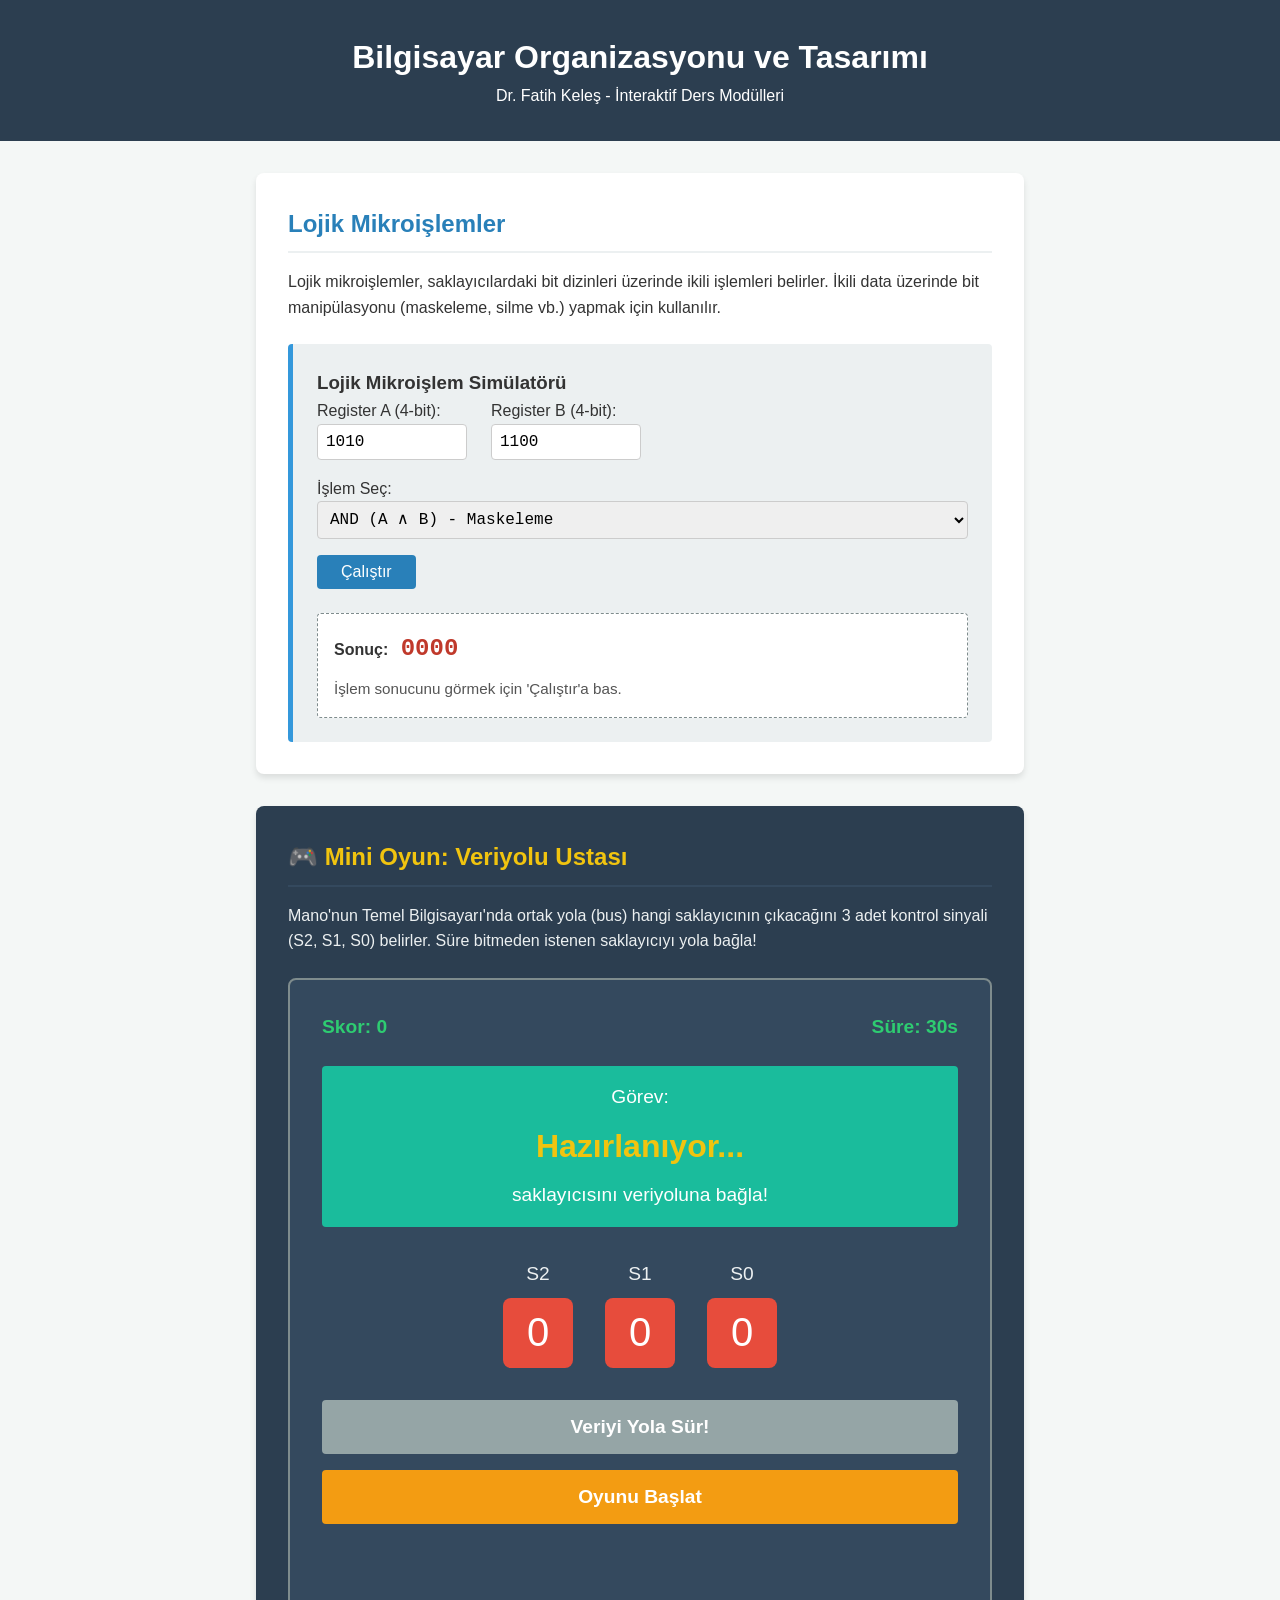
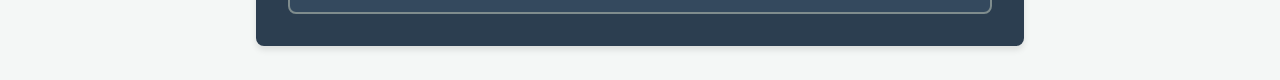
<file: index.html>
<!DOCTYPE html>
<html lang="tr">
<head>
    <meta charset="UTF-8">
    <meta name="viewport" content="width=device-width, initial-scale=1.0">
    <title>BOT - İnteraktif Öğrenme</title>
    <link rel="stylesheet" href="style.css">
</head>
<body>
    <header>
        <h1>Bilgisayar Organizasyonu ve Tasarımı</h1>
        <p>Dr. Fatih Keleş - İnteraktif Ders Modülleri</p>
    </header>

    <main>
        <section class="module">
            <h2>Lojik Mikroişlemler</h2>
            <p>Lojik mikroişlemler, saklayıcılardaki bit dizinleri üzerinde ikili işlemleri belirler. İkili data üzerinde bit manipülasyonu (maskeleme, silme vb.) yapmak için kullanılır.</p>

            <div class="simulator-card">
                <h3>Lojik Mikroişlem Simülatörü</h3>
                <div class="inputs">
                    <div class="input-group">
                        <label for="inputA">Register A (4-bit):</label>
                        <input type="text" id="inputA" maxlength="4" value="1010">
                    </div>
                    <div class="input-group">
                        <label for="inputB">Register B (4-bit):</label>
                        <input type="text" id="inputB" maxlength="4" value="1100">
                    </div>
                </div>

                <div class="controls">
                    <label for="operation">İşlem Seç:</label>
                    <select id="operation">
                        <option value="AND">AND (A ∧ B) - Maskeleme</option>
                        <option value="OR">OR (A ∨ B) - Seçici Birleme</option>
                        <option value="XOR">XOR (A ⊕ B) - Seçici Tümleme</option>
                        <option value="NOT">NOT (A') - İçerik Tümleme</option>
                    </select>
                    <button id="calculateBtn" class="primary-btn">Çalıştır</button>
                </div>

                <div class="result-box">
                    <h4>Sonuç: <span id="result">0000</span></h4>
                    <p id="explanation">İşlem sonucunu görmek için 'Çalıştır'a bas.</p>
                </div>
            </div>
        </section>

        <section class="module game-module">
            <h2>🎮 Mini Oyun: Veriyolu Ustası</h2>
            <p>Mano'nun Temel Bilgisayarı'nda ortak yola (bus) hangi saklayıcının çıkacağını 3 adet kontrol sinyali (S2, S1, S0) belirler. Süre bitmeden istenen saklayıcıyı yola bağla!</p>

            <div class="game-board">
                <div class="game-header">
                    <div class="score-board">Skor: <span id="score">0</span></div>
                    <div class="timer">Süre: <span id="time">30</span>s</div>
                </div>

                <div class="mission-box">
                    <p>Görev: <span id="target-register" class="highlight">Hazırlanıyor...</span> saklayıcısını veriyoluna bağla!</p>
                </div>

                <div class="mux-controls">
                    <div class="bit-control">
                        <label>S2</label>
                        <button class="bit-btn" id="s2">0</button>
                    </div>
                    <div class="bit-control">
                        <label>S1</label>
                        <button class="bit-btn" id="s1">0</button>
                    </div>
                    <div class="bit-control">
                        <label>S0</label>
                        <button class="bit-btn" id="s0">0</button>
                    </div>
                </div>

                <button id="route-btn" class="action-btn" disabled>Veriyi Yola Sür!</button>
                <button id="start-game-btn" class="action-btn start-btn">Oyunu Başlat</button>
                
                <div id="game-feedback" class="feedback"></div>
            </div>
        </section>
    </main>

    <script src="script.js"></script>
</body>
</html>
</file>
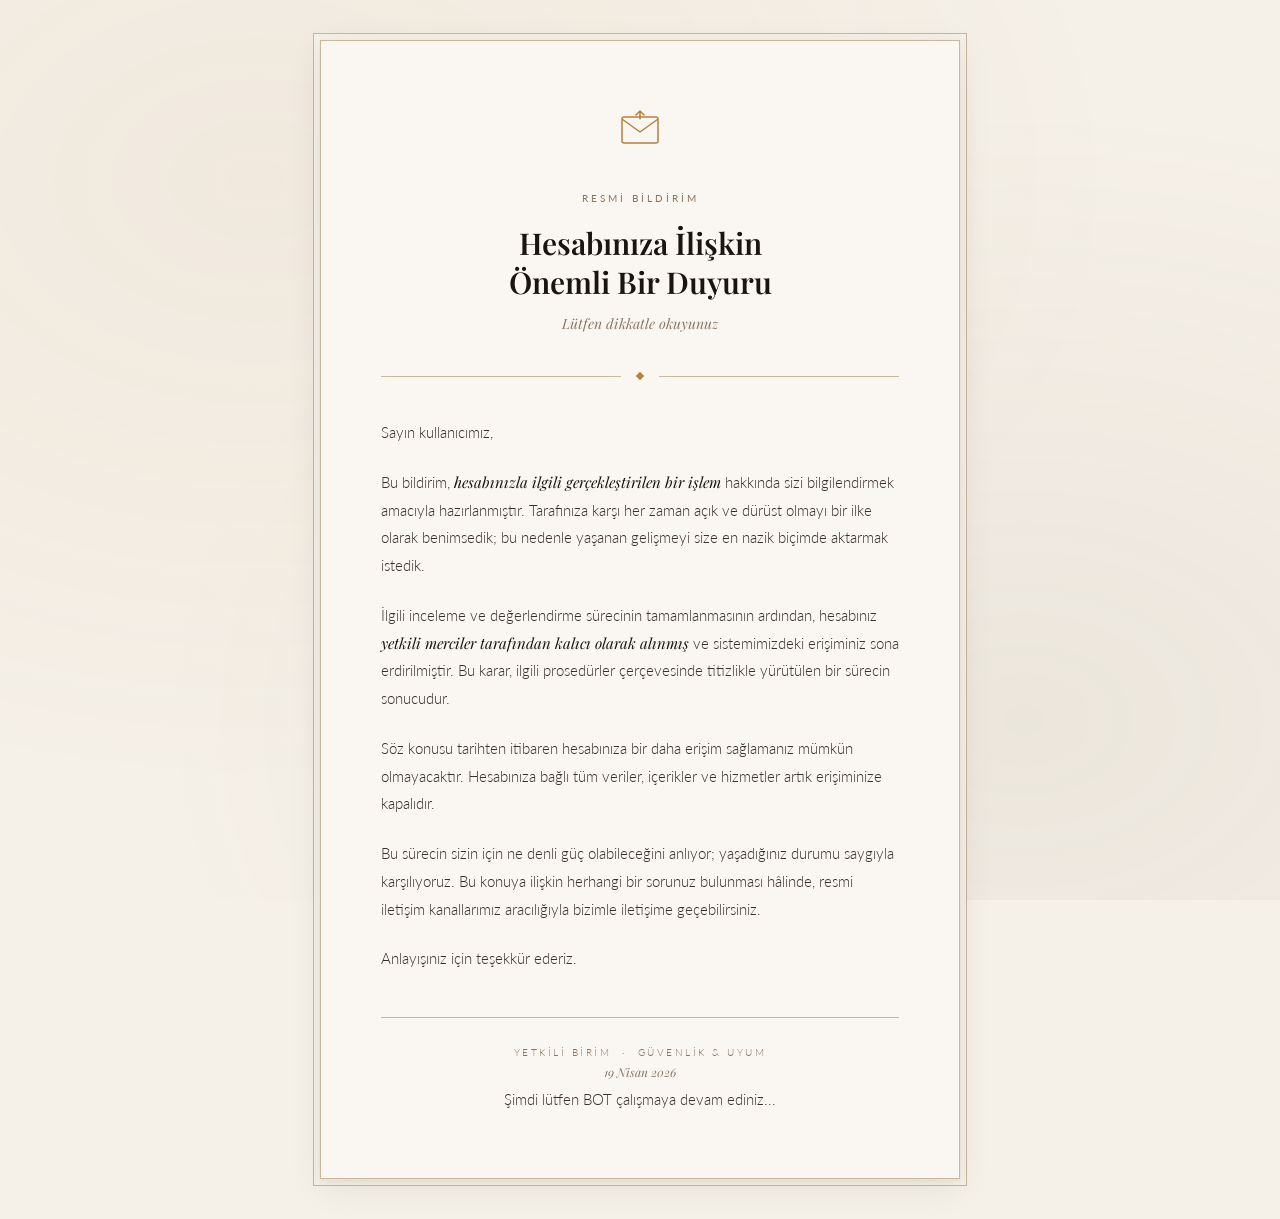
<file: hesap-bildirimi.html>
<!DOCTYPE html>
<html lang="tr">
<head>
  <meta charset="UTF-8" />
  <meta name="viewport" content="width=device-width, initial-scale=1.0" />
  <title>Hesap Bildirimi</title>
  <link href="https://fonts.googleapis.com/css2?family=Playfair+Display:ital,wght@0,400;0,600;1,400&family=Lato:wght@300;400&display=swap" rel="stylesheet" />
  <style>
    *, *::before, *::after { box-sizing: border-box; margin: 0; padding: 0; }

    :root {
      --cream: #f5f0e8;
      --ink: #1a1510;
      --warm-mid: #8a7560;
      --accent: #b5833a;
      --rule: #c9b89a;
      --fade: #e8dfd0;
    }

    body {
      background-color: var(--cream);
      color: var(--ink);
      font-family: 'Lato', sans-serif;
      font-weight: 300;
      min-height: 100vh;
      display: flex;
      align-items: center;
      justify-content: center;
      padding: 40px 20px;
      overflow-x: hidden;
    }

    /* Subtle paper texture overlay */
    body::before {
      content: '';
      position: fixed;
      inset: 0;
      background-image:
        radial-gradient(ellipse at 20% 20%, rgba(181,131,58,0.06) 0%, transparent 60%),
        radial-gradient(ellipse at 80% 80%, rgba(138,117,96,0.08) 0%, transparent 60%);
      pointer-events: none;
      z-index: 0;
    }

    .card {
      position: relative;
      z-index: 1;
      max-width: 640px;
      width: 100%;
      background: #faf7f2;
      border: 1px solid var(--rule);
      padding: 64px 60px;
      box-shadow:
        0 2px 4px rgba(26,21,16,0.04),
        0 8px 32px rgba(26,21,16,0.08),
        0 0 0 6px #f5f0e8,
        0 0 0 7px var(--rule);
      animation: fadeUp 0.9s cubic-bezier(0.22, 1, 0.36, 1) both;
    }

    @keyframes fadeUp {
      from { opacity: 0; transform: translateY(24px); }
      to   { opacity: 1; transform: translateY(0); }
    }

    /* Top ornament */
    .ornament {
      text-align: center;
      margin-bottom: 36px;
      opacity: 0;
      animation: fadeIn 0.6s 0.4s ease both;
    }

    @keyframes fadeIn {
      from { opacity: 0; }
      to   { opacity: 1; }
    }

    .ornament svg {
      width: 48px;
      height: 48px;
      color: var(--accent);
    }

    /* Thin rule */
    .rule {
      width: 60px;
      height: 1px;
      background: var(--accent);
      margin: 0 auto 36px;
      opacity: 0;
      animation: widen 0.8s 0.5s ease both;
    }

    @keyframes widen {
      from { width: 0; opacity: 0; }
      to   { width: 60px; opacity: 1; }
    }

    .label {
      font-family: 'Lato', sans-serif;
      font-weight: 400;
      font-size: 10px;
      letter-spacing: 0.3em;
      text-transform: uppercase;
      color: var(--warm-mid);
      text-align: center;
      margin-bottom: 20px;
      opacity: 0;
      animation: fadeIn 0.6s 0.6s ease both;
    }

    h1 {
      font-family: 'Playfair Display', serif;
      font-size: clamp(24px, 4vw, 30px);
      font-weight: 600;
      color: var(--ink);
      text-align: center;
      line-height: 1.3;
      margin-bottom: 12px;
      opacity: 0;
      animation: fadeIn 0.6s 0.7s ease both;
    }

    .subtitle {
      font-family: 'Playfair Display', serif;
      font-style: italic;
      font-size: 14px;
      color: var(--warm-mid);
      text-align: center;
      margin-bottom: 40px;
      opacity: 0;
      animation: fadeIn 0.6s 0.8s ease both;
    }

    .divider {
      display: flex;
      align-items: center;
      gap: 16px;
      margin-bottom: 40px;
      opacity: 0;
      animation: fadeIn 0.6s 0.85s ease both;
    }
    .divider::before, .divider::after {
      content: '';
      flex: 1;
      height: 1px;
      background: var(--rule);
    }
    .divider-diamond {
      width: 6px;
      height: 6px;
      background: var(--accent);
      transform: rotate(45deg);
      flex-shrink: 0;
    }

    .body-text {
      font-size: 15px;
      line-height: 1.85;
      color: #3a3028;
      font-weight: 300;
      opacity: 0;
      animation: fadeIn 0.7s 0.95s ease both;
    }

    .body-text p { margin-bottom: 22px; }
    .body-text p:last-child { margin-bottom: 0; }

    .emphasis {
      font-family: 'Playfair Display', serif;
      font-style: italic;
      color: var(--ink);
      font-weight: 400;
    }

    .footer-rule {
      margin: 44px 0 28px;
      height: 1px;
      background: var(--rule);
      opacity: 0;
      animation: fadeIn 0.6s 1.1s ease both;
    }

    .footer-block {
      display: flex;
      flex-direction: column;
      align-items: center;
      gap: 6px;
      opacity: 0;
      animation: fadeIn 0.6s 1.15s ease both;
    }

    .footer-block .seal {
      font-family: 'Lato', sans-serif;
      font-size: 10px;
      letter-spacing: 0.25em;
      text-transform: uppercase;
      color: var(--warm-mid);
    }

    .footer-block .date {
      font-family: 'Playfair Display', serif;
      font-style: italic;
      font-size: 12px;
      color: var(--warm-mid);
    }

    @media (max-width: 520px) {
      .card { padding: 44px 28px; }
    }
  </style>
</head>
<body>
  <div class="card">

    <div class="ornament">
      <!-- Envelope / seal icon -->
      <svg viewBox="0 0 48 48" fill="none" xmlns="http://www.w3.org/2000/svg" stroke="currentColor">
        <rect x="6" y="12" width="36" height="26" rx="2" stroke-width="1.5"/>
        <path d="M6 14l18 13L42 14" stroke-width="1.5" stroke-linejoin="round"/>
        <path d="M24 8v6M20 10l4-4 4 4" stroke-width="1.5" stroke-linecap="round" stroke-linejoin="round"/>
      </svg>
    </div>

    <div class="label">Resmi Bildirim</div>

    <h1>Hesabınıza İlişkin<br/>Önemli Bir Duyuru</h1>
    <p class="subtitle">Lütfen dikkatle okuyunuz</p>

    <div class="divider"><div class="divider-diamond"></div></div>

    <div class="body-text">
      <p>
        Sayın kullanıcımız,
      </p>
      <p>
        Bu bildirim, <span class="emphasis">hesabınızla ilgili gerçekleştirilen bir işlem</span> hakkında sizi bilgilendirmek amacıyla hazırlanmıştır. Tarafınıza karşı her zaman açık ve dürüst olmayı bir ilke olarak benimsedik; bu nedenle yaşanan gelişmeyi size en nazik biçimde aktarmak istedik.
      </p>
      <p>
        İlgili inceleme ve değerlendirme sürecinin tamamlanmasının ardından, hesabınız <span class="emphasis">yetkili merciler tarafından kalıcı olarak alınmış</span> ve sistemimizdeki erişiminiz sona erdirilmiştir. Bu karar, ilgili prosedürler çerçevesinde titizlikle yürütülen bir sürecin sonucudur.
      </p>
      <p>
        Söz konusu tarihten itibaren hesabınıza bir daha erişim sağlamanız mümkün olmayacaktır. Hesabınıza bağlı tüm veriler, içerikler ve hizmetler artık erişiminize kapalıdır.
      </p>
      <p>
        Bu sürecin sizin için ne denli güç olabileceğini anlıyor; yaşadığınız durumu saygıyla karşılıyoruz. Bu konuya ilişkin herhangi bir sorunuz bulunması hâlinde, resmi iletişim kanallarımız aracılığıyla bizimle iletişime geçebilirsiniz.
      </p>
      <p>
        Anlayışınız için teşekkür ederiz.
      </p>
    </div>

    <div class="footer-rule"></div>

    <div class="footer-block">
      <span class="seal">Yetkili Birim &nbsp;·&nbsp; Güvenlik & Uyum</span>
      <span class="date">19 Nisan 2026</span>
      <span class="body-text">Şimdi lütfen BOT çalışmaya devam ediniz...</span>
    </div>

  </div>
</body>
</html>
</file>
<file: style.css>
* {
    box-sizing: border-box;
    margin: 0;
    padding: 0;
    font-family: 'Segoe UI', Tahoma, Geneva, Verdana, sans-serif;
}

body {
    background-color: #f4f7f6;
    color: #333;
    line-height: 1.6;
}

header {
    background: #2c3e50;
    color: #fff;
    padding: 2rem 0;
    text-align: center;
}

main {
    max-width: 800px;
    margin: 2rem auto;
    padding: 0 1rem;
}

.module {
    background: #fff;
    padding: 2rem;
    border-radius: 8px;
    box-shadow: 0 4px 6px rgba(0,0,0,0.1);
    margin-bottom: 2rem;
}

h2 {
    color: #2980b9;
    margin-bottom: 1rem;
    border-bottom: 2px solid #ecf0f1;
    padding-bottom: 0.5rem;
}

/* --- Lojik Simülatör Stilleri --- */
.simulator-card {
    margin-top: 1.5rem;
    padding: 1.5rem;
    background: #ecf0f1;
    border-left: 5px solid #3498db;
    border-radius: 4px;
}

.inputs {
    display: flex;
    gap: 1.5rem;
    margin-bottom: 1rem;
}

.input-group {
    display: flex;
    flex-direction: column;
}

input[type="text"], select {
    padding: 0.5rem;
    border: 1px solid #ccc;
    border-radius: 4px;
    font-size: 1rem;
    font-family: monospace;
    width: 150px;
}

select { width: 100%; margin-bottom: 1rem; }

.primary-btn {
    padding: 0.5rem 1.5rem;
    background: #2980b9;
    color: #fff;
    border: none;
    border-radius: 4px;
    cursor: pointer;
    font-size: 1rem;
}

.primary-btn:hover { background: #3498db; }

.result-box {
    margin-top: 1.5rem;
    padding: 1rem;
    background: #fff;
    border-radius: 4px;
    border: 1px dashed #7f8c8d;
}

#result {
    color: #c0392b;
    font-family: monospace;
    font-size: 1.5rem;
    margin-left: 0.5rem;
}

#explanation {
    margin-top: 0.5rem;
    font-size: 0.95rem;
    color: #555;
}

/* --- Mini Oyun Stilleri --- */
.game-module {
    background: #2c3e50;
    color: #ecf0f1;
}

.game-module h2 {
    color: #f1c40f;
    border-bottom-color: #34495e;
}

.game-board {
    background: #34495e;
    padding: 2rem;
    border-radius: 8px;
    text-align: center;
    border: 2px solid #7f8c8d;
    margin-top: 1.5rem;
}

.game-header {
    display: flex;
    justify-content: space-between;
    font-size: 1.2rem;
    font-weight: bold;
    margin-bottom: 1.5rem;
    color: #2ecc71;
}

.mission-box {
    background: #1abc9c;
    color: #fff;
    padding: 1rem;
    font-size: 1.2rem;
    border-radius: 4px;
    margin-bottom: 2rem;
}

.highlight {
    color: #f1c40f;
    font-weight: bold;
    font-size: 2rem;
    display: block;
    margin: 0.5rem 0;
}

.mux-controls {
    display: flex;
    justify-content: center;
    gap: 2rem;
    margin-bottom: 2rem;
}

.bit-control label {
    display: block;
    font-size: 1.2rem;
    margin-bottom: 0.5rem;
}

.bit-btn {
    width: 70px;
    height: 70px;
    font-size: 2.5rem;
    background: #e74c3c;
    color: white;
    border: none;
    border-radius: 8px;
    cursor: pointer;
    transition: background 0.2s, transform 0.1s;
}

.bit-btn:active { transform: scale(0.95); }
.bit-btn.active { background: #2ecc71; }

.action-btn {
    font-size: 1.2rem;
    padding: 1rem 2rem;
    width: 100%;
    margin-bottom: 1rem;
    border: none;
    border-radius: 4px;
    color: white;
    background: #3498db;
    cursor: pointer;
    font-weight: bold;
}

.action-btn:hover { background: #2980b9; }
.action-btn:disabled {
    background: #95a5a6;
    cursor: not-allowed;
}

.start-btn { background: #f39c12; }
.start-btn:hover { background: #d35400; }

.feedback {
    min-height: 24px;
    font-weight: bold;
    font-size: 1.2rem;
    margin-top: 1rem;
}
</file>
